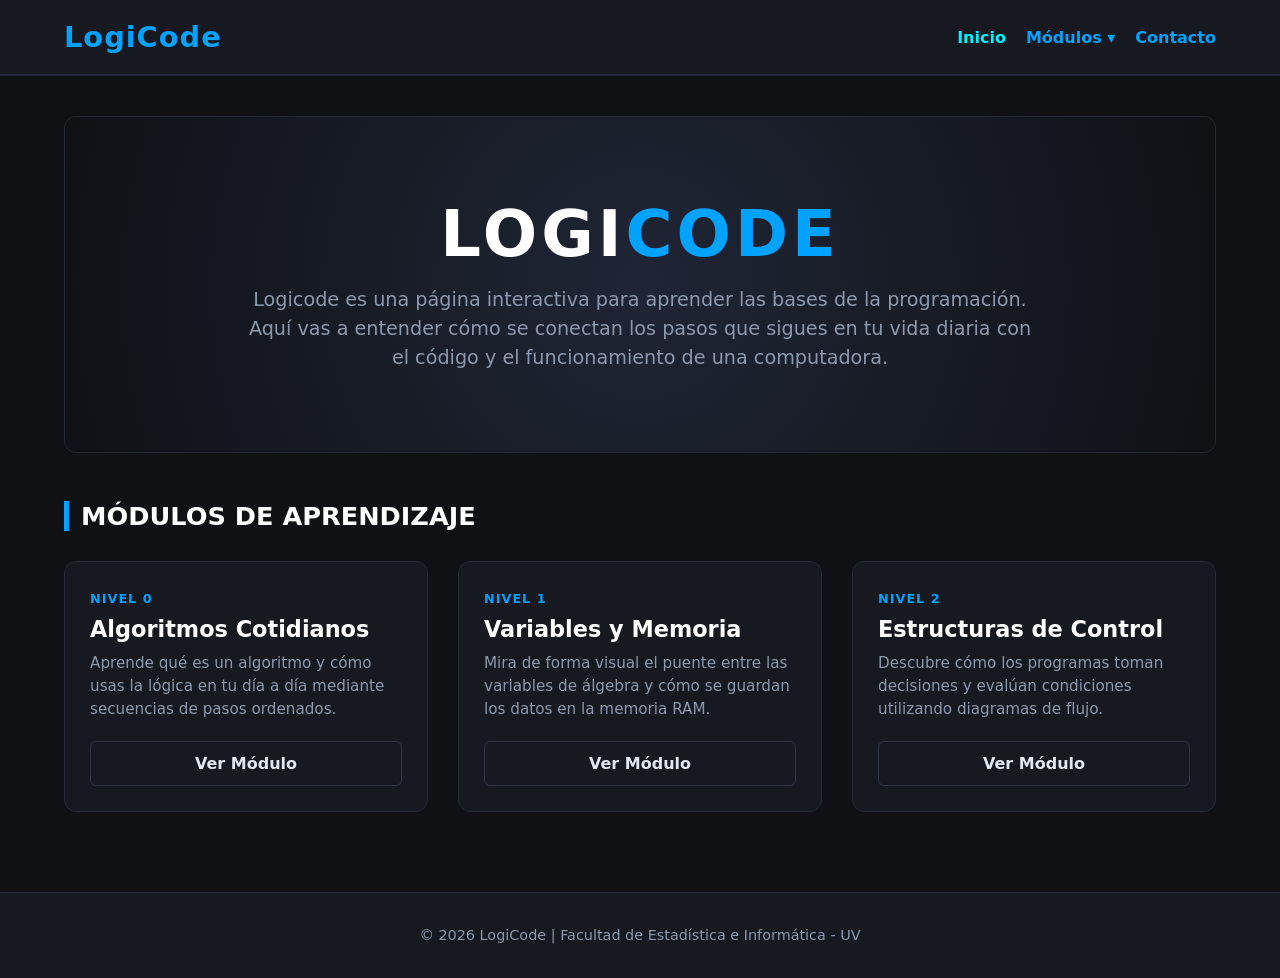
<file: index.html>
<!DOCTYPE html>
<html lang="es">
<head>
    <meta charset="UTF-8">
    <meta name="viewport" content="width=device-width, initial-scale=1.0">
    <title>LogiCode | Inicio</title>
    <link rel="stylesheet" href="style.css">
</head>
<body>

    <header>
        <nav class="navegacion">
            <a href="index.html" class="logo">LogiCode</a>
            <ul class="menu">
                <li><a href="index.html" class="activo">Inicio</a></li>
                <li class="desplegable">
                    <span class="desplegable-gatillo">Módulos ▾</span>
                    <div class="desplegable-contenido">
                        <a href="modulo0.html">Módulo 0: Algoritmos</a>
                        <a href="modulo1.html">Módulo 1: Variables</a>
                        <a href="modulo2.html">Módulo 2: Flujos</a>
                    </div>
                </li>
                <li><a href="contacto.html">Contacto</a></li>
            </ul>
        </nav>
    </header>

    <main>
        <section class="banner-bienvenida">
            <div class="banner-contenido">
                <h1>LOGI<span class="marca-resaltada">CODE</span></h1>
                <p>Logicode es una página interactiva para aprender las bases de la programación. Aquí vas a entender cómo se conectan los pasos que sigues en tu vida diaria con el código y el funcionamiento de una computadora.</p>
            </div>
        </section>

        <section class="seccion-contenido">
            <h2>Módulos de Aprendizaje</h2>
            <div class="cuadrice-modulos">
                
                <div class="tarjeta-modulo">
                    <div class="tarjeta-texto">
                        <span class="nivel-etiqueta">Nivel 0</span>
                        <h3>Algoritmos Cotidianos</h3>
                        <p>Aprende qué es un algoritmo y cómo usas la lógica en tu día a día mediante secuencias de pasos ordenados.</p>
                    </div>
                    <a href="modulo0.html" class="boton">Ver Módulo</a>
                </div>

                <div class="tarjeta-modulo">
                    <div class="tarjeta-texto">
                        <span class="nivel-etiqueta">Nivel 1</span>
                        <h3>Variables y Memoria</h3>
                        <p>Mira de forma visual el puente entre las variables de álgebra y cómo se guardan los datos en la memoria RAM.</p>
                    </div>
                    <a href="modulo1.html" class="boton">Ver Módulo</a>
                </div>

                <div class="tarjeta-modulo">
                    <div class="tarjeta-texto">
                        <span class="nivel-etiqueta">Nivel 2</span>
                        <h3>Estructuras de Control</h3>
                        <p>Descubre cómo los programas toman decisiones y evalúan condiciones utilizando diagramas de flujo.</p>
                    </div>
                    <a href="modulo2.html" class="boton">Ver Módulo</a>
                </div>

            </div>
        </section>
    </main>

    <footer>
        <p>© 2026 LogiCode | Facultad de Estadística e Informática - UV</p>
    </footer>

</body>
</html>
</file>
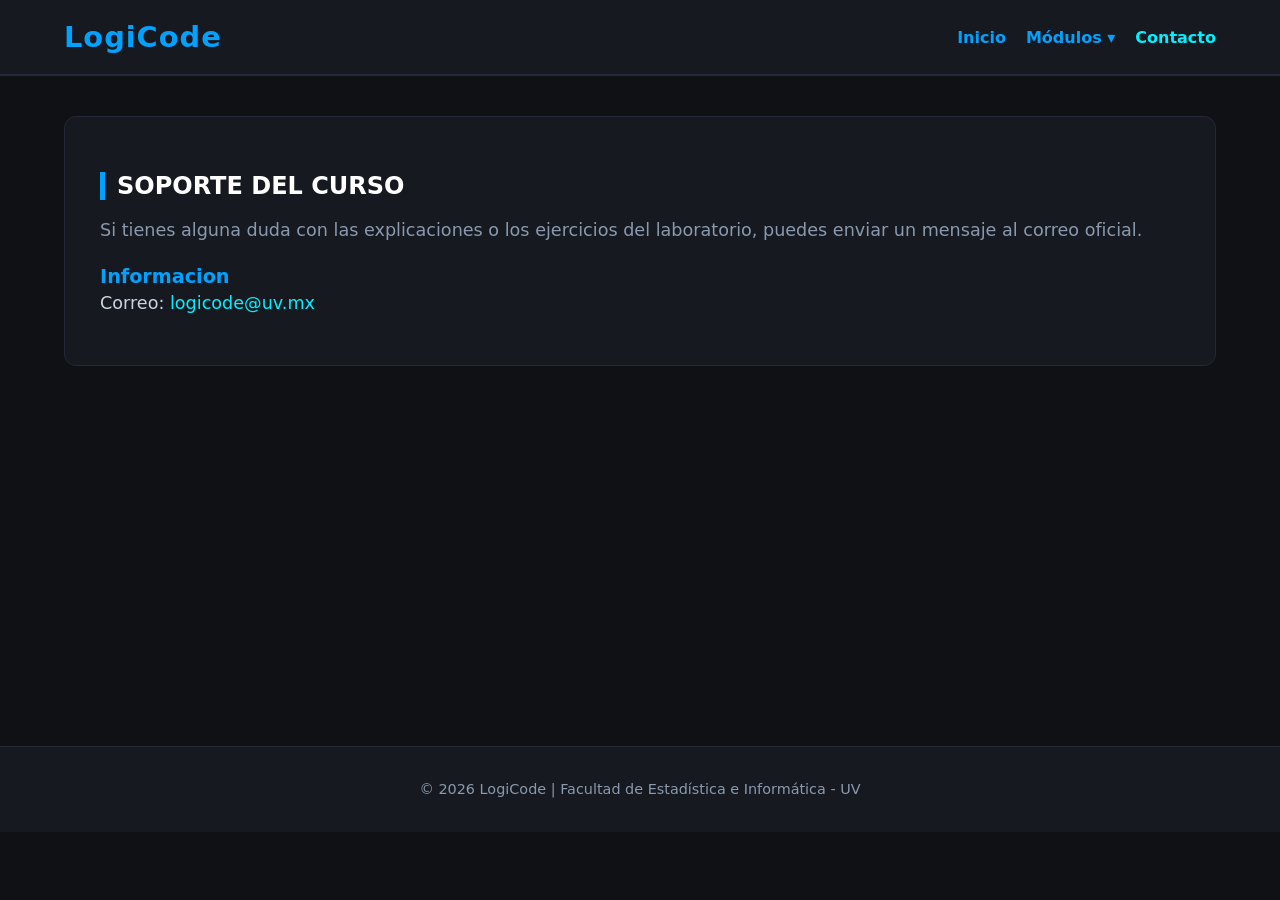
<file: contacto.html>
<!DOCTYPE html>
<html lang="es">
<head>
    <meta charset="UTF-8">
    <meta name="viewport" content="width=device-width, initial-scale=1.0">
    <title>LogiCode | Contacto</title>
    <link rel="stylesheet" href="style.css">
</head>
<body>

    <header>
        <nav class="navegacion">
            <a href="index.html" class="logo">LogiCode</a>
            <ul class="menu">
                <li><a href="index.html">Inicio</a></li>
                <li class="desplegable">
                    <span class="desplegable-gatillo">Módulos ▾</span>
                    <div class="desplegable-contenido">
                        <a href="modulo0.html">Módulo 0: Algoritmos</a>
                        <a href="modulo1.html">Módulo 1: Variables</a>
                        <a href="modulo2.html">Módulo 2: Flujos</a>
                    </div>
                </li>
                <li><a href="contacto.html" class="activo">Contacto</a></li>
            </ul>
        </nav>
    </header>

    <main>
        <div class="caja-contacto">
            <h2 style="border-left: 5px solid #00a2ff; padding-left: 12px; text-transform: uppercase; font-size: 1.5rem;">Soporte del Curso</h2>
            <p style="color: #8a99ad; margin-bottom: 25px;">Si tienes alguna duda con las explicaciones o los ejercicios del laboratorio, puedes enviar un mensaje al correo oficial.</p>
            
            <p style="font-size: 1.2rem; font-weight: bold; color: #00a2ff; margin: 0;">Informacion</p>
            <p style="color: #cbd5e1; margin-top: 5px;">Correo: <span style="color: #00f0ff;">logicode@uv.mx</span></p>
        </div>
    </main>

    <footer>
        <p>© 2026 LogiCode | Facultad de Estadística e Informática - UV</p>
    </footer>

</body>
</html>
</file>
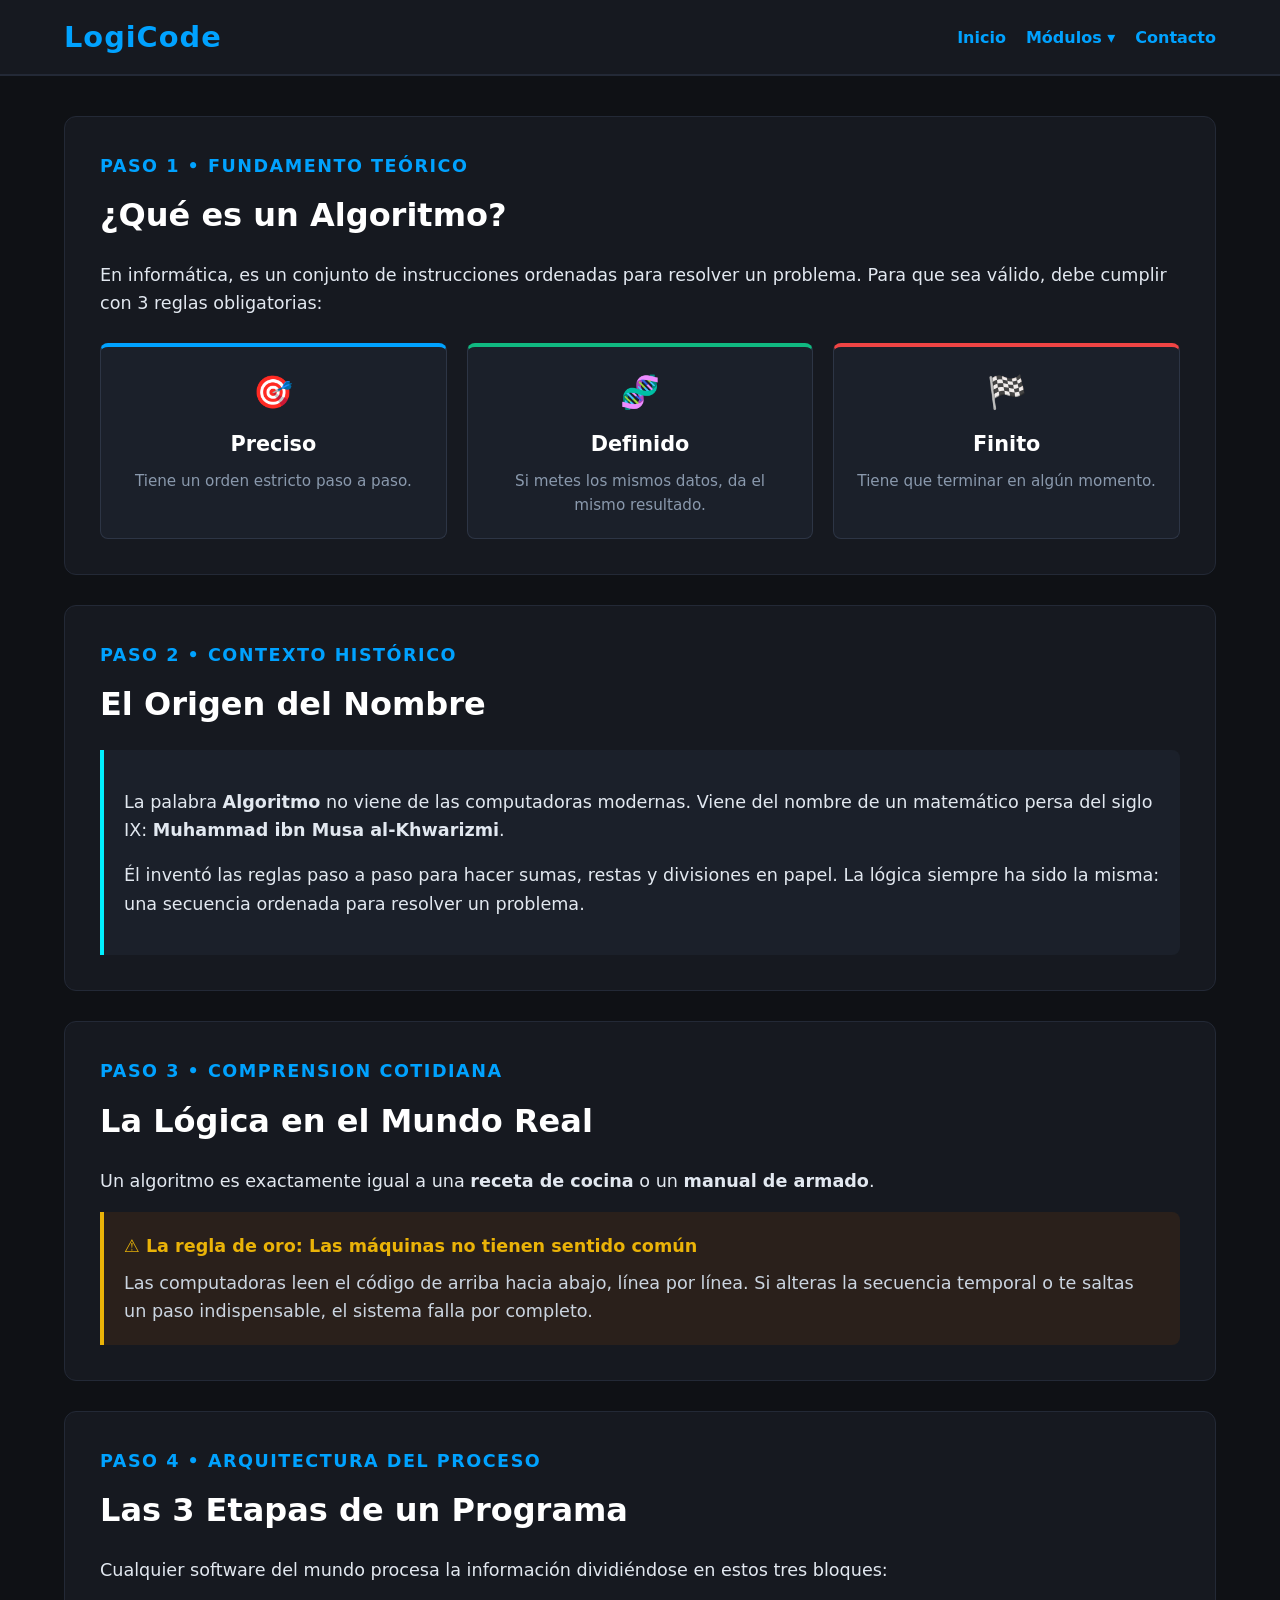
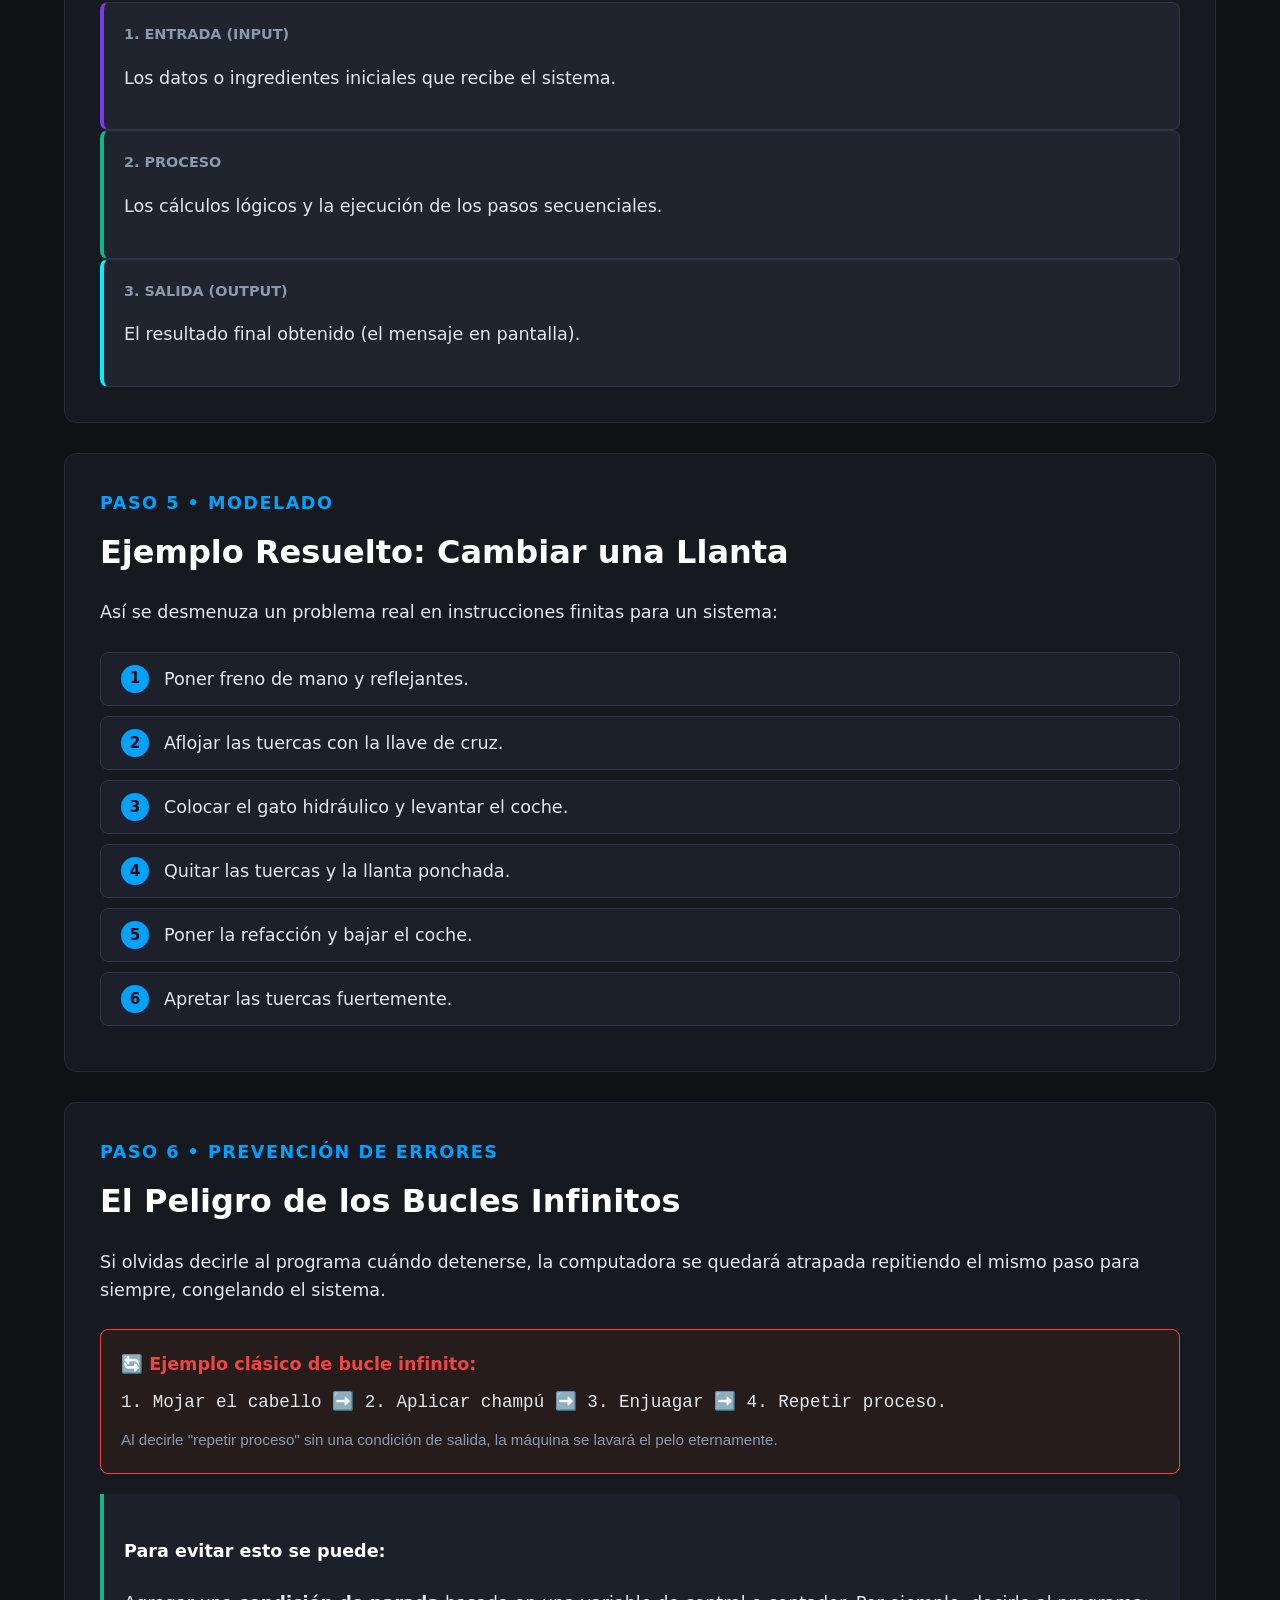
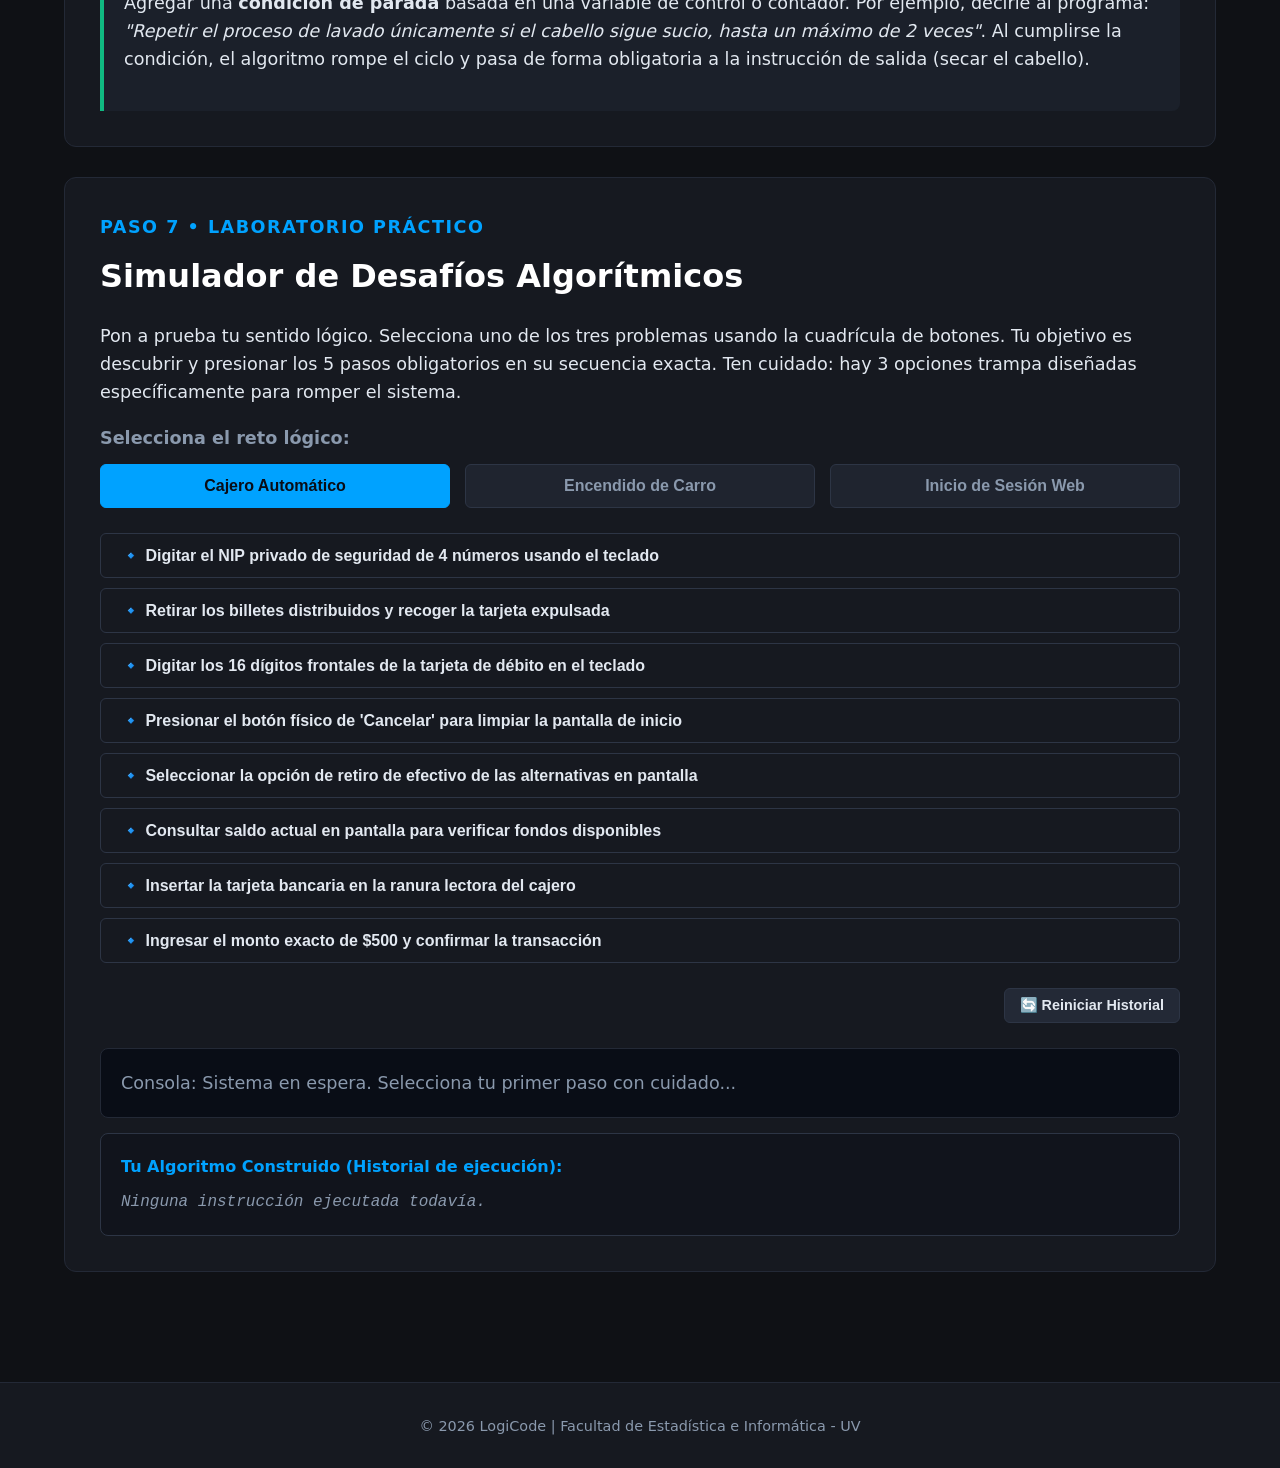
<file: modulo0.html>
<!DOCTYPE html>
<html lang="es">
<head>
    <meta charset="UTF-8">
    <meta name="viewport" content="width=device-width, initial-scale=1.0">
    <title>LogiCode | Módulo 0: Algoritmos</title>
    <link rel="stylesheet" href="style.css">
</head>
<body>

    <header>
        <nav class="navegacion">
            <a href="index.html" class="logo">LogiCode</a>
            <ul class="menu">
                <li><a href="index.html">Inicio</a></li>
                <li class="desplegable">
                    <span class="desplegable-gatillo">Módulos ▾</span>
                    <div class="desplegable-contenido">
                        <a href="modulo0.html">Módulo 0: Algoritmos</a>
                        <a href="modulo1.html">Módulo 1: Variables</a>
                        <a href="modulo2.html">Módulo 2: Flujos</a>
                    </div>
                </li>
                <li><a href="contacto.html">Contacto</a></li>
            </ul>
        </nav>
    </header>

    <main class="contenedor-clase">

        <section class="tarjeta-clase">
            <div class="encabezado-paso">PASO 1 • FUNDAMENTO TEÓRICO</div>
            <h2>¿Qué es un Algoritmo?</h2>
            <p>En informática, es un conjunto de instrucciones ordenadas para resolver un problema. Para que sea válido, debe cumplir con 3 reglas obligatorias:</p>
            
            <div class="contenedor-reglas">
                <div class="tarjeta-regla">
                    <span class="icono-regla">🎯</span>
                    <h4>Preciso</h4>
                    <p>Tiene un orden estricto paso a paso.</p>
                </div>
                <div class="tarjeta-regla" style="border-top-color: #10b981;">
                    <span class="icono-regla">🧬</span>
                    <h4>Definido</h4>
                    <p>Si metes los mismos datos, da el mismo resultado.</p>
                </div>
                <div class="tarjeta-regla" style="border-top-color: #ef4444;">
                    <span class="icono-regla">🏁</span>
                    <h4>Finito</h4>
                    <p>Tiene que terminar en algún momento.</p>
                </div>
            </div>
        </section>

        <section class="tarjeta-clase">
            <div class="encabezado-paso">PASO 2 • CONTEXTO HISTÓRICO</div>
            <h2>El Origen del Nombre</h2>
            <div class="bloque-didactico">
                <p>La palabra <strong>Algoritmo</strong> no viene de las computadoras modernas. Viene del nombre de un matemático persa del siglo IX: <strong>Muhammad ibn Musa al-Khwarizmi</strong>.</p>
                <p>Él inventó las reglas paso a paso para hacer sumas, restas y divisiones en papel. La lógica siempre ha sido la misma: una secuencia ordenada para resolver un problema.</p>
            </div>
        </section>

        <section class="tarjeta-clase">
            <div class="encabezado-paso">PASO 3 • COMPRENSION COTIDIANA</div>
            <h2>La Lógica en el Mundo Real</h2>
            <p>Un algoritmo es exactamente igual a una <strong>receta de cocina</strong> o un <strong>manual de armado</strong>.</p>
            
            <div class="bloque-alerta">
                <h4>⚠️ La regla de oro: Las máquinas no tienen sentido común</h4>
                <p>Las computadoras leen el código de arriba hacia abajo, línea por línea. Si alteras la secuencia temporal o te saltas un paso indispensable, el sistema falla por completo.</p>
            </div>
        </section>

        <section class="tarjeta-clase">
            <div class="encabezado-paso">PASO 4 • ARQUITECTURA DEL PROCESO</div>
            <h2>Las 3 Etapas de un Programa</h2>
            <p>Cualquier software del mundo procesa la información dividiéndose en estos tres bloques:</p>
            
            <div class="bloques-memoria">
                <div class="bloque-celda" style="border-left-color: #7c3aed;">
                    <h4>1. Entrada (Input)</h4>
                    <p>Los datos o ingredientes iniciales que recibe el sistema.</p>
                </div>
                <div class="bloque-celda" style="border-left-color: #10b981;">
                    <h4>2. Proceso</h4>
                    <p>Los cálculos lógicos y la ejecución de los pasos secuenciales.</p>
                </div>
                <div class="bloque-celda" style="border-left-color: #00f0ff;">
                    <h4>3. Salida (Output)</h4>
                    <p>El resultado final obtenido (el mensaje en pantalla).</p>
                </div>
            </div>
        </section>

        <section class="tarjeta-clase">
            <div class="encabezado-paso">PASO 5 • MODELADO</div>
            <h2>Ejemplo Resuelto: Cambiar una Llanta</h2>
            <p>Así se desmenuza un problema real en instrucciones finitas para un sistema:</p>
            
            <ul class="lista-pasos-visual">
                <li><span class="numero-lista">1</span> Poner freno de mano y reflejantes.</li>
                <li><span class="numero-lista">2</span> Aflojar las tuercas con la llave de cruz.</li>
                <li><span class="numero-lista">3</span> Colocar el gato hidráulico y levantar el coche.</li>
                <li><span class="numero-lista">4</span> Quitar las tuercas y la llanta ponchada.</li>
                <li><span class="numero-lista">5</span> Poner la refacción y bajar el coche.</li>
                <li><span class="numero-lista">6</span> Apretar las tuercas fuertemente.</li>
            </ul>
        </section>

        <section class="tarjeta-clase">
            <div class="encabezado-paso">PASO 6 • PREVENCIÓN DE ERRORES</div>
            <h2>El Peligro de los Bucles Infinitos</h2>
            <p>Si olvidas decirle al programa cuándo detenerse, la computadora se quedará atrapada repitiendo el mismo paso para siempre, congelando el sistema.</p>
            
            <div class="caja-error-bucle">
                <h4>🔄 Ejemplo clásico de bucle infinito:</h4>
                <p>1. Mojar el cabello ➡️ 2. Aplicar champú ➡️ 3. Enjuagar ➡️ 4. Repetir proceso.</p>
                <p class="nota-error">Al decirle "repetir proceso" sin una condición de salida, la máquina se lavará el pelo eternamente.</p>
            </div>

            <div class="bloque-didactico" style="border-left-color: #10b981; margin-top: 20px;">
                <h4>Para evitar esto se puede:</h4>
                <p>Agregar una <strong>condición de parada</strong> basada en una variable de control o contador. Por ejemplo, decirle al programa: <em>"Repetir el proceso de lavado únicamente si el cabello sigue sucio, hasta un máximo de 2 veces"</em>. Al cumplirse la condición, el algoritmo rompe el ciclo y pasa de forma obligatoria a la instrucción de salida (secar el cabello).</p>
            </div>
        </section>

        <section class="tarjeta-clase">
            <div class="encabezado-paso">PASO 7 • LABORATORIO PRÁCTICO</div>
            <h2>Simulador de Desafíos Algorítmicos</h2>
            <p>Pon a prueba tu sentido lógico. Selecciona uno de los tres problemas usando la cuadrícula de botones. Tu objetivo es descubrir y presionar los 5 pasos obligatorios en su secuencia exacta. Ten cuidado: hay 3 opciones trampa diseñadas específicamente para romper el sistema.</p>
            
            <div style="margin-bottom: 25px;">
                <label style="color: #8a99ad; font-weight: bold; display: block; margin-bottom: 12px;">Selecciona el reto lógico:</label>
                <div class="cuadricula-retos">
                    <button id="selector-cajero" class="btn-reto activo">Cajero Automático</button>
                    <button id="selector-carro" class="btn-reto">Encendido de Carro</button>
                    <button id="selector-red" class="btn-reto">Inicio de Sesión Web</button>
                </div>
            </div>

            <div class="controles-algoritmo" style="flex-direction: column; gap: 10px;">
                <button id="btn-instruccion1" class="btn-paso" style="text-align: left;"></button>
                <button id="btn-instruccion2" class="btn-paso" style="text-align: left;"></button>
                <button id="btn-instruccion3" class="btn-paso" style="text-align: left;"></button>
                <button id="btn-instruccion4" class="btn-paso" style="text-align: left;"></button>
                <button id="btn-instruccion5" class="btn-paso" style="text-align: left;"></button>
                <button id="btn-instruccion6" class="btn-paso" style="text-align: left;"></button>
                <button id="btn-instruccion7" class="btn-paso" style="text-align: left;"></button>
                <button id="btn-instruccion8" class="btn-paso" style="text-align: left;"></button>
            </div>

            <div style="margin-top: 15px; text-align: right;">
                <button id="btn-reiniciar" style="width: auto; background-color: #232936; font-size: 0.9rem; padding: 8px 15px;">🔄 Reiniciar Historial</button>
            </div>

            <div class="consola-resultado" id="salida-consola">
                <p style="color: #8a99ad; margin: 0;">Consola: Sistema inicializado. Determina la secuencia correcta de instrucciones...</p>
            </div>

            <div class="consola-resultado" style="border-color: #2d3545; background-color: #11141c; margin-top: 15px;">
                <h4 style="margin: 0 0 10px 0; color: #00a2ff; font-size: 1rem;">Tu Algoritmo Construido (Historial de ejecución):</h4>
                <div id="registro-camino" style="font-family: monospace; color: #8a99ad; font-size: 1rem; line-height: 1.6;">
                    <em>Ninguna instrucción ejecutada todavía.</em>
                </div>
            </div>
        </section>

    </main>

    <footer>
        <p>© 2026 LogiCode | Facultad de Estadística e Informática - UV</p>
    </footer>

    <script src="modulo0.js"></script>
</body>
</html>
</file>
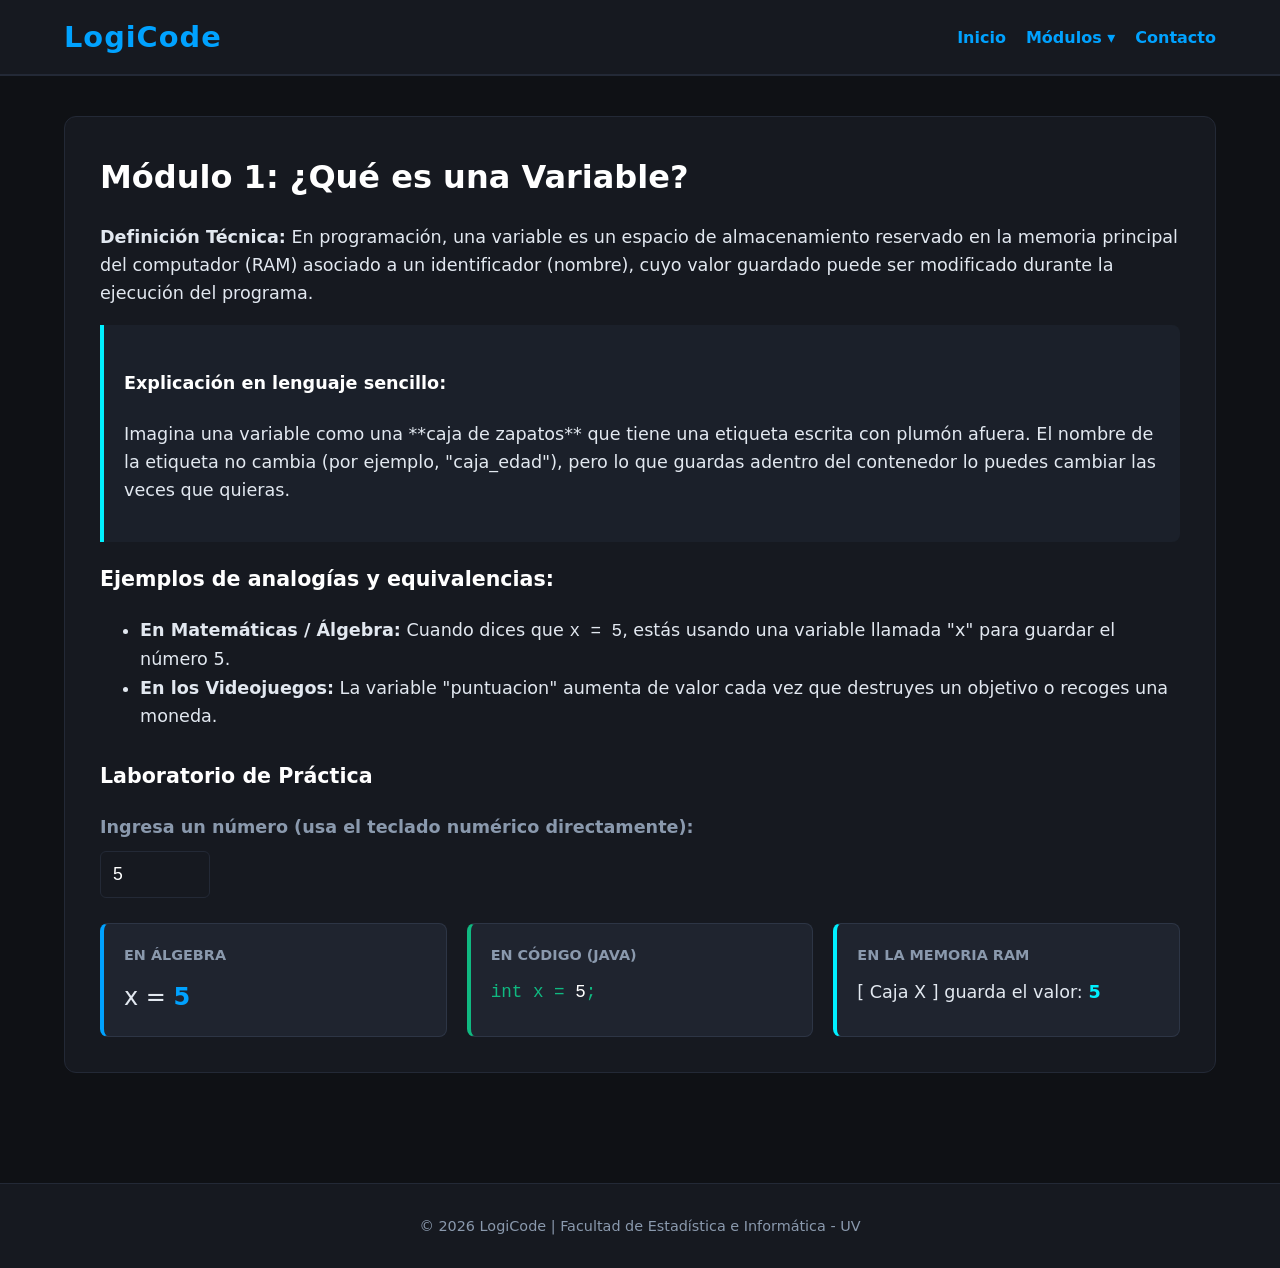
<file: modulo1.html>
<!DOCTYPE html>
<html lang="es">
<head>
    <meta charset="UTF-8">
    <meta name="viewport" content="width=device-width, initial-scale=1.0">
    <title>LogiCode | Módulo 1</title>
    <link rel="stylesheet" href="style.css">
</head>
<body>

    <header>
        <nav class="navegacion">
            <a href="index.html" class="logo">LogiCode</a>
            <ul class="menu">
                <li><a href="index.html">Inicio</a></li>
                <li class="desplegable">
                    <span class="desplegable-gatillo">Módulos ▾</span>
                    <div class="desplegable-contenido">
                        <a href="modulo0.html">Módulo 0: Algoritmos</a>
                        <a href="modulo1.html">Módulo 1: Variables</a>
                        <a href="modulo2.html">Módulo 2: Flujos</a>
                    </div>
                </li>
                <li><a href="contacto.html">Contacto</a></li>
            </ul>
        </nav>
    </header>

    <main>
        <div class="tarjeta-clase">
            <h2>Módulo 1: ¿Qué es una Variable?</h2>
            
            <p><strong>Definición Técnica:</strong> En programación, una variable es un espacio de almacenamiento reservado en la memoria principal del computador (RAM) asociado a un identificador (nombre), cuyo valor guardado puede ser modificado durante la ejecución del programa.</p>
            
            <div class="bloque-didactico">
                <h4>Explicación en lenguaje sencillo:</h4>
                <p>Imagina una variable como una **caja de zapatos** que tiene una etiqueta escrita con plumón afuera. El nombre de la etiqueta no cambia (por ejemplo, "caja_edad"), pero lo que guardas adentro del contenedor lo puedes cambiar las veces que quieras.</p>
            </div>

            <h3>Ejemplos de analogías y equivalencias:</h3>
            <ul class="lista-ejemplos">
                <li><strong>En Matemáticas / Álgebra:</strong> Cuando dices que <pre style="display:inline;">x = 5</pre>, estás usando una variable llamada "x" para guardar el número 5.</li>
                <li><strong>En los Videojuegos:</strong> La variable "puntuacion" aumenta de valor cada vez que destruyes un objetivo o recoges una moneda.</li>
            </ul>

            <h3 style="margin-top: 30px;">Laboratorio de Práctica</h3>
            <div style="margin: 20px 0;">
                <label style="color: #8a99ad; font-weight: bold; display: block; margin-bottom: 10px;">Ingresa un número (usa el teclado numérico directamente):</label>
                <input type="number" id="numero-ingresado" value="5" oninput="cambiarValor()">
            </div>

            <div class="contenedor-memoria">
                <div class="bloque-celda">
                    <h4>En Álgebra</h4>
                    <p style="font-size: 1.5rem; margin: 0;">x = <span id="ver-algebra" style="color: #00a2ff; font-weight: bold;">5</span></p>
                </div>
                <div class="bloque-celda" style="border-left-color: #10b981;">
                    <h4>En Código (Java)</h4>
                    <p style="font-size: 1.1rem; margin: 0; font-family: monospace; color: #10b981;">int x = <span id="ver-java" style="color: #fff;">5</span>;</p>
                </div>
                <div class="bloque-celda" style="border-left-color: #00f0ff;">
                    <h4>En la Memoria RAM</h4>
                    <p style="margin: 0; font-size: 1.1rem;">[ Caja X ] guarda el valor: <span id="ver-ram" style="color: #00f0ff; font-weight: bold;">5</span></p>
                </div>
            </div>
        </div>
    </main>

    <footer>
        <p>© 2026 LogiCode | Facultad de Estadística e Informática - UV</p>
    </footer>

    <script src="modulo1.js"></script>
</body>
</html>
</file>
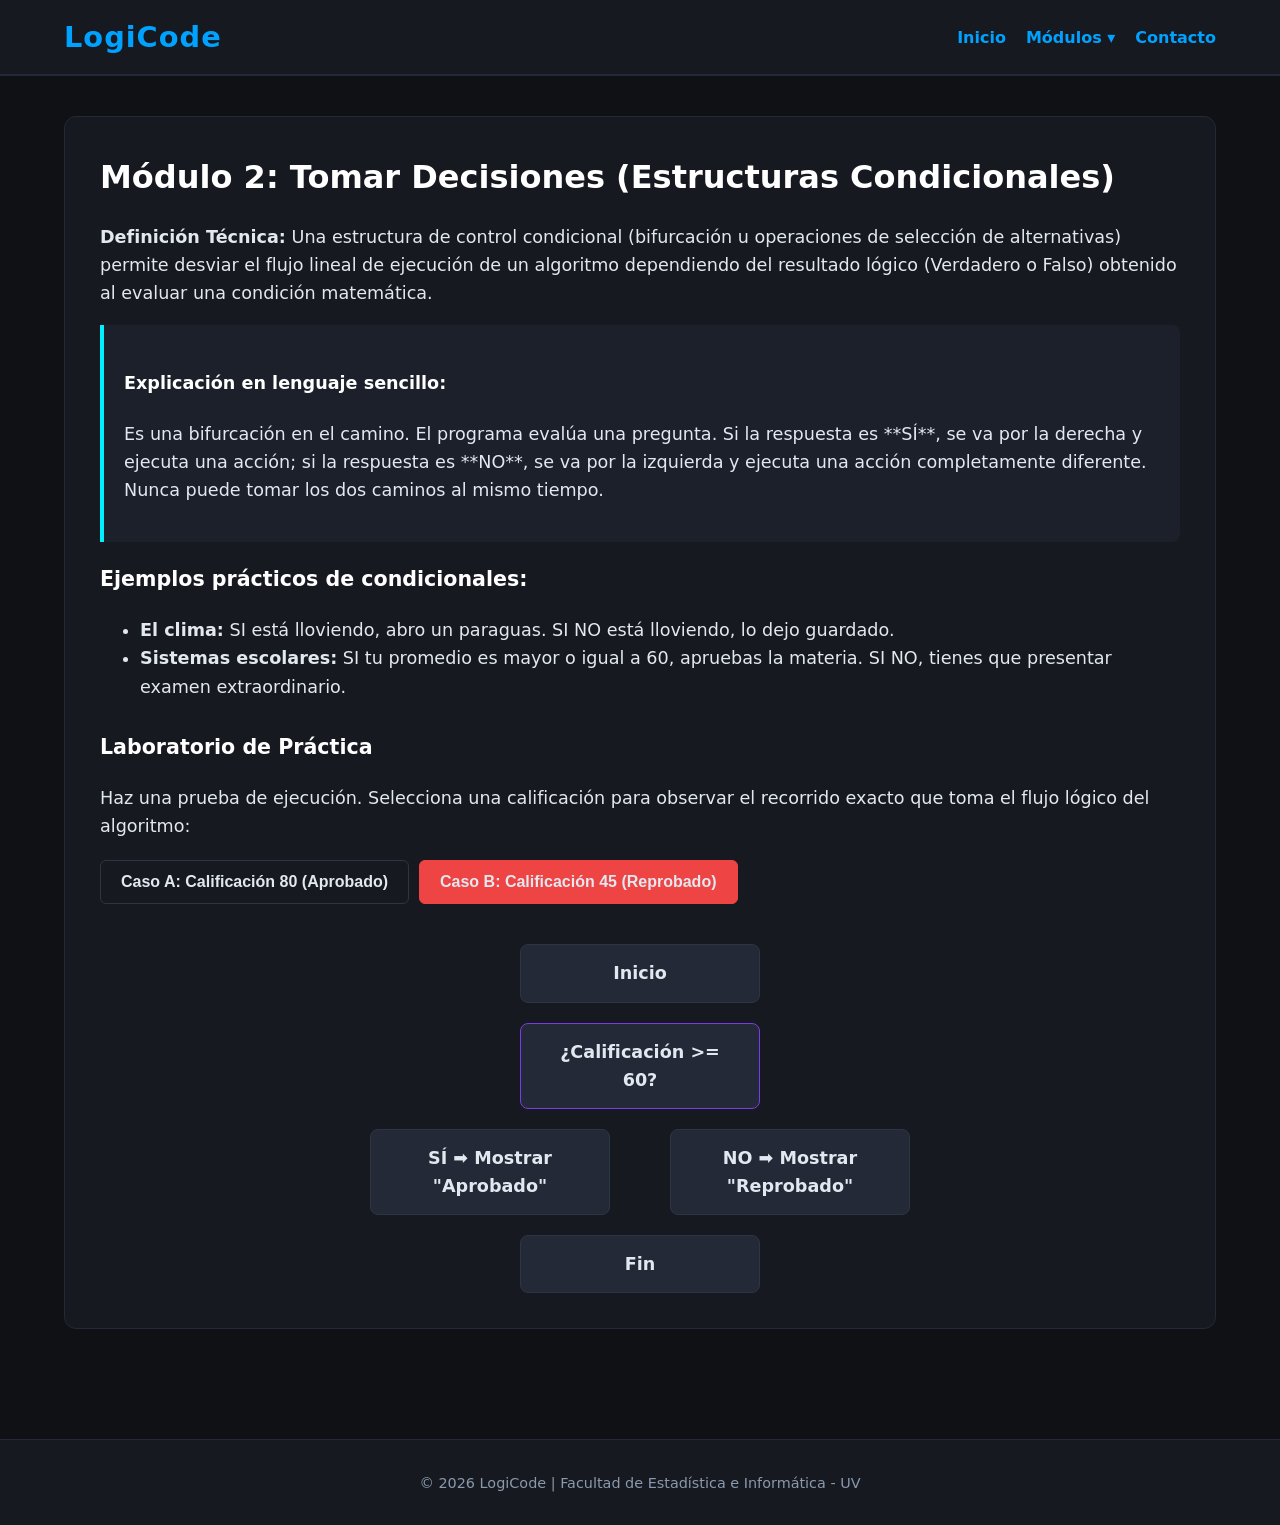
<file: modulo2.html>
<!DOCTYPE html>
<html lang="es">
<head>
    <meta charset="UTF-8">
    <meta name="viewport" content="width=device-width, initial-scale=1.0">
    <title>LogiCode | Módulo 2</title>
    <link rel="stylesheet" href="style.css">
</head>
<body>

    <header>
        <nav class="navegacion">
            <a href="index.html" class="logo">LogiCode</a>
            <ul class="menu">
                <li><a href="index.html">Inicio</a></li>
                <li class="desplegable">
                    <span class="desplegable-gatillo">Módulos ▾</span>
                    <div class="desplegable-contenido">
                        <a href="modulo0.html">Módulo 0: Algoritmos</a>
                        <a href="modulo1.html">Módulo 1: Variables</a>
                        <a href="modulo2.html">Módulo 2: Flujos</a>
                    </div>
                </li>
                <li><a href="contacto.html">Contacto</a></li>
            </ul>
        </nav>
    </header>

    <main>
        <div class="tarjeta-clase">
            <h2>Módulo 2: Tomar Decisiones (Estructuras Condicionales)</h2>
            
            <p><strong>Definición Técnica:</strong> Una estructura de control condicional (bifurcación u operaciones de selección de alternativas) permite desviar el flujo lineal de ejecución de un algoritmo dependiendo del resultado lógico (Verdadero o Falso) obtenido al evaluar una condición matemática.</p>
            
            <div class="bloque-didactico">
                <h4>Explicación en lenguaje sencillo:</h4>
                <p>Es una bifurcación en el camino. El programa evalúa una pregunta. Si la respuesta es **SÍ**, se va por la derecha y ejecuta una acción; si la respuesta es **NO**, se va por la izquierda y ejecuta una acción completamente diferente. Nunca puede tomar los dos caminos al mismo tiempo.</p>
            </div>

            <h3>Ejemplos prácticos de condicionales:</h3>
            <ul class="lista-ejemplos">
                <li><strong>El clima:</strong> SI está lloviendo, abro un paraguas. SI NO está lloviendo, lo dejo guardado.</li>
                <li><strong>Sistemas escolares:</strong> SI tu promedio es mayor o igual a 60, apruebas la materia. SI NO, tienes que presentar examen extraordinario.</li>
            </ul>

            <h3 style="margin-top: 30px;">Laboratorio de Práctica</h3>
            <p>Haz una prueba de ejecución. Selecciona una calificación para observar el recorrido exacto que toma el flujo lógico del algoritmo:</p>
            
            <div class="controles-flujo">
                <button onclick="moverFlujo(80)" style="width: auto;">Caso A: Calificación 80 (Aprobado)</button>
                <button onclick="moverFlujo(45)" style="width: auto; background-color: #ef4444; border-color: #ef4444;">Caso B: Calificación 45 (Reprobado)</button>
            </div>

            <div class="contenedor-diagrama">
                <div class="nodo-bloque" id="bloque-inicio">Inicio</div>
                <div class="nodo-bloque" id="bloque-pregunta" style="border-color: #7c3aed;">¿Calificación >= 60?</div>
                
                <div class="bifurcacion-caminos">
                    <div class="nodo-bloque" id="bloque-si">SÍ ➡️ Mostrar "Aprobado"</div>
                    <div class="nodo-bloque" id="bloque-no">NO ➡️ Mostrar "Reprobado"</div>
                </div>
                
                <div class="nodo-bloque" id="bloque-fin">Fin</div>
            </div>
        </div>
    </main>

    <footer>
        <p>© 2026 LogiCode | Facultad de Estadística e Informática - UV</p>
    </footer>

    <script src="modulo2.js"></script>
</body>
</html>
</file>
<file: style.css>
/* ==========================================================================
   1. SECCIÓN GENERAL (Aplica para todo el sitio, menús y adaptabilidad)
   ========================================================================== */
* {
    box-sizing: border-box;
    transition: all 0.2s ease-in-out; 
}

body {
    background-color: #0f1115;
    color: #e2e8f0;
    font-size: 1.1rem;
    font-family: system-ui, -apple-system, sans-serif;
    margin: 0;
    padding: 0;
}

header {
    background-color: #161920;
    padding: 1.25rem 0;
    border-bottom: 2px solid #232936;
}

main {
    padding: 2.5rem 5%;
    max-width: 1440px;
    margin: 0 auto;
    min-height: 70vh;
}

h1, h2, h3, h4 {
    color: #ffffff;
}

.navegacion {
    max-width: 1440px;
    margin: 0 auto;
    display: flex;
    justify-content: space-between;
    align-items: center;
    padding: 0 5%;
}

.logo {
    color: #00a2ff;
    font-size: 1.8rem;
    font-weight: bold;
    text-decoration: none;
    letter-spacing: 1px;
}

.menu {
    list-style: none;
    display: flex;
    margin: 0;
    padding: 0;
    align-items: center;
}

.menu li {
    margin-left: 20px;
    position: relative;
    padding-bottom: 15px; 
    margin-bottom: -15px;
}

.menu a, .desplegable-gatillo {
    color: #00a2ff;
    text-decoration: none;
    font-weight: 600;
    font-size: 1rem;
    cursor: pointer;
}

.menu a:hover, .menu a.activo, .desplegable-gatillo:hover {
    color: #00f0ff;
}

.desplegable {
    position: relative;
    display: inline-block;
}

.desplegable-contenido {
    display: none;
    position: absolute;
    background-color: #161920;
    min-width: 220px;
    border: 1px solid #232936;
    border-radius: 8px;
    z-index: 100;
    top: 100%;
    left: 0;
    overflow: hidden;
    box-shadow: 0 4px 12px rgba(0, 0, 0, 0.5);
}

.desplegable-contenido a {
    color: #8a99ad;
    padding: 12px 16px;
    text-decoration: none;
    display: block;
    font-size: 0.95rem;
    margin: 0;
}

.desplegable-contenido a:hover {
    background-color: #1b202a;
    color: #00f0ff;
}

.desplegable:hover .desplegable-contenido {
    display: block;
}

button, .boton {
    background-color: transparent;
    color: #e2e8f0;
    border: 1px solid #2d3545;
    padding: 12px 20px;
    font-size: 1rem;
    font-weight: bold;
    border-radius: 6px;
    cursor: pointer;
    width: 100%;
    text-decoration: none;
    display: inline-block;
    text-align: center;
}

button:hover, .boton:hover {
    background-color: #00a2ff;
    color: #090d16;
    border-color: #00a2ff;
}

input[type="number"] {
    background-color: #161920;
    border: 1px solid #232936;
    color: #ffffff;
    padding: 12px;
    border-radius: 6px;
    font-size: 1.1rem;
    width: 110px;
    -moz-appearance: textfield;
}

input[type="number"]::-webkit-outer-spin-button,
input[type="number"]::-webkit-inner-spin-button {
    -webkit-appearance: none;
    margin: 0;
}

input[type="number"]:focus {
    outline: none;
    border-color: #00a2ff;
}

footer {
    background-color: #161920;
    text-align: center;
    padding: 20px 0;
    border-top: 1px solid #232936;
    margin-top: 40px;
    color: #8a99ad;
    font-size: 0.9rem;
}

/* ==========================================================================
   2. SECCIÓN DE INICIO (Estilos para index.html)
   ========================================================================== */
.banner-bienvenida {
    text-align: center;
    background: radial-gradient(circle at center, #1f2535 0%, #0f1115 100%);
    padding: 5rem 1.25rem;
    border-radius: 12px;
    border: 1px solid #232936;
    margin-bottom: 3rem;
}

.banner-contenido h1 {
    font-size: clamp(2.5rem, 6vw, 4rem);
    font-weight: 900;
    margin: 0;
    letter-spacing: 4px;
}

.marca-resaltada {
    color: #00a2ff;
}

.banner-contenido p {
    color: #8a99ad;
    max-width: 800px;
    margin: 15px auto 0 auto;
    font-size: clamp(1rem, 2vw, 1.2rem);
    line-height: 1.5;
}

.seccion-contenido h2 {
    border-left: 5px solid #00a2ff;
    padding-left: 12px;
    margin-bottom: 30px;
    text-transform: uppercase;
    font-size: 1.6rem;
}

.cuadrice-modulos {
    display: grid;
    grid-template-columns: repeat(auto-fit, minmax(280px, 1fr));
    gap: 30px;
}

.tarjeta-modulo {
    background-color: #161920;
    border: 1px solid #232936;
    border-radius: 12px;
    padding: 25px;
    display: flex;
    flex-direction: column;
    justify-content: space-between;
}

.tarjeta-modulo:hover {
    border-color: #00a2ff;
}

.nivel-etiqueta {
    color: #00a2ff;
    font-size: 0.8rem;
    font-weight: bold;
    text-transform: uppercase;
    letter-spacing: 1px;
    margin-bottom: 5px;
    display: inline-block;
}

.tarjeta-modulo h3 {
    margin: 5px 0 10px 0;
    font-size: 1.4rem;
}

.tarjeta-modulo p {
    color: #8a99ad;
    font-size: 0.95rem;
    line-height: 1.5;
    margin: 0 0 20px 0;
}

/* ==========================================================================
   3. SECCIÓN DE CLASES INTERIORES (ESTILOS VISUALES MEJORADOS)
   ========================================================================== */
.tarjeta-clase {
    background-color: #161920;
    border: 1px solid #232936;
    padding: 35px;
    border-radius: 12px;
    line-height: 1.6;
    width: 100%;
    margin-bottom: 30px;
}

/* DISEÑO CORREGIDO DEL PASO / TÍTULO DE LA TARJETA */
.encabezado-paso {
    color: #00a2ff;
    font-weight: 800;
    font-size: 1.1rem;
    letter-spacing: 1.5px;
    margin-bottom: 10px;
}

.tarjeta-clase h2 {
    margin-top: 0;
    font-size: 2rem;
    margin-bottom: 20px;
}

/* CUADRÍCULA DE REGLAS DEL PASO 1 */
.contenedor-reglas {
    display: grid;
    grid-template-columns: repeat(auto-fit, minmax(200px, 1fr));
    gap: 20px;
    margin-top: 25px;
}

.tarjeta-regla {
    background-color: #1b202a;
    border: 1px solid #2d3545;
    border-top: 4px solid #00a2ff;
    padding: 20px;
    border-radius: 8px;
    text-align: center;
}

.icono-regla {
    font-size: 2rem;
    display: block;
    margin-bottom: 10px;
}

.tarjeta-regla h4 {
    margin: 0 0 8px 0;
    font-size: 1.3rem;
}

.tarjeta-regla p {
    margin: 0;
    font-size: 0.95rem;
    color: #8a99ad;
}

/* BLOQUES DIDÁCTICOS RESALTADOS */
.bloque-didactico {
    background-color: #1b202a;
    border-left: 4px solid #00f0ff;
    padding: 20px;
    border-radius: 0 8px 8px 0;
}

.bloque-alerta {
    background-color: #2a201b;
    border-left: 4px solid #eab308;
    padding: 20px;
    border-radius: 0 8px 8px 0;
}
.bloque-alerta h4 { color: #eab308; margin: 0 0 8px 0; }
.bloque-alerta p { margin: 0; color: #cbd5e1; }

/* LISTA NUMERADA VISUAL (PASO 5) */
.lista-pasos-visual {
    list-style: none;
    padding: 0;
    margin: 25px 0 0 0;
}

.lista-pasos-visual li {
    display: flex;
    align-items: center;
    background-color: #1b202a;
    padding: 12px 20px;
    margin-bottom: 10px;
    border-radius: 8px;
    border: 1px solid #2d3545;
}

.numero-lista {
    background-color: #00a2ff;
    color: #090d16;
    font-weight: bold;
    width: 28px;
    height: 28px;
    border-radius: 50%;
    display: flex;
    justify-content: center;
    align-items: center;
    margin-right: 15px;
    font-size: 0.95rem;
    flex-shrink: 0;
}

/* BLOQUE DE BUCLE INFINITO (PASO 6) */
.caja-error-bucle {
    background-color: #271c1c;
    border: 1px solid #ef4444;
    padding: 20px;
    border-radius: 8px;
    margin-top: 25px;
}
.caja-error-bucle h4 { color: #ef4444; margin: 0 0 10px 0; }
.caja-error-bucle p { font-family: monospace; font-size: 1.1rem; margin: 0; }
.nota-error { color: #8a99ad; font-family: sans-serif !important; font-size: 0.95rem !important; margin-top: 12px !important; }

/* PLATAFORMA DE LABORATORIO */
.controles-algoritmo {
    margin: 25px 0; 
    display: flex; 
    gap: 15px;
}
.btn-paso { width: auto !important; }
.btn-paso-rojo { background-color: #ef4444 !important; border-color: #ef4444 !important; color: #ffffff !important; }
.btn-paso-rojo:hover { background-color: #b91c1c !important; border-color: #b91c1c !important; }

.consola-resultado {
    background-color: #090d16;
    border: 1px solid #232936;
    padding: 20px;
    border-radius: 8px;
    margin-top: 25px;
}

/* Estilos específicos Módulo 1 (Variables) */
.contenedor-memoria {
    display: grid;
    grid-template-columns: repeat(auto-fit, minmax(220px, 1fr));
    gap: 20px;
    margin-top: 25px;
}

.bloque-celda {
    background-color: #1f242f;
    border: 1px solid #2d3545;
    padding: 20px;
    border-radius: 8px;
    border-left: 4px solid #00a2ff;
}

.bloque-celda h4 {
    margin: 0 0 10px 0;
    color: #8a99ad;
    font-size: 0.9rem;
    text-transform: uppercase;
}

/* Estilos específicos Módulo 2 (Diagramas) */
.controles-flujo { margin: 20px 0; display: flex; gap: 10px; }
.contenedor-diagrama { display: flex; flex-direction: column; align-items: center; gap: 20px; margin-top: 40px; width: 100%; }
.nodo-bloque { background-color: #232936; border: 1px solid #2d3545; padding: 14px 25px; border-radius: 8px; font-weight: bold; text-align: center; width: 240px; }
.bifurcacion-caminos { display: flex; justify-content: center; gap: 60px; width: 100%; max-width: 700px; }

.camino-activo { background-color: #10b981 !important; color: #090d16 !important; border-color: #10b981 !important; }
.camino-falso { background-color: #ef4444 !important; color: #ffffff !important; border-color: #ef4444 !important; }

/* DISEÑO DE LA NUEVA CUADRÍCULA DE BOTONES SELECTORES DE RETO */
.cuadricula-retos {
    display: grid;
    grid-template-columns: repeat(3, 1fr);
    gap: 15px;
    width: 100%;
}

.btn-reto {
    background-color: #1f242f;
    color: #8a99ad;
    border: 1px solid #2d3545;
    padding: 12px;
    font-size: 1rem;
    font-weight: bold;
    border-radius: 6px;
    cursor: pointer;
    transition: all 0.2s;
    text-align: center;
}

.btn-reto:hover {
    border-color: #00a2ff;
    color: #ffffff;
}

/* Estado activo cuando el alumno se encuentra dentro de ese reto específico */
.btn-reto.activo {
    background-color: #00a2ff !important;
    border-color: #00a2ff !important;
    color: #090d16 !important;
}

@media (max-width: 600px) {
    .cuadricula-retos {
        grid-template-columns: 1fr; /* En pantallas de celulares se apilan verticalmente */
        gap: 10px;
    }
}

/* COMPORTAMIENTO DE LOS BOTONES AL SER PRESIONADOS EN EL LAB */
.btn-paso.ejecutado {
    background-color: #12151c !important;
    border-color: #232936 !important;
    color: #4b5563 !important; /* Texto gris tenue apagado */
    cursor: not-allowed !important;
    opacity: 0.6;
    box-shadow: none !important;
}

/* Evita que haga efectos visuales de hover si el botón ya está bloqueado */
.btn-paso.ejecutado:hover {
    border-color: #232936 !important;
    background-color: #12151c !important;
}

/* ==========================================================================
   4. SECCIÓN DE CONTACTO
   ========================================================================== */
.caja-contacto {
    background-color: #161920;
    border: 1px solid #232936;
    border-radius: 12px;
    padding: 35px;
    width: 100%;
}

/* ==========================================================================
   5. MEDIDAS DE ADAPTACIÓN
   ========================================================================== */
@media (max-width: 768px) {
    .navegacion { flex-direction: column; gap: 15px; }
    .menu { flex-wrap: wrap; justify-content: center; gap: 10px; }
    .menu li { margin-left: 0; margin: 0 5px; }
    .banner-bienvenida { padding: 3rem 1rem; }
    .bifurcacion-caminos { flex-direction: column; align-items: center; gap: 20px; }
    .controles-algoritmo { flex-direction: column; gap: 10px; }
    .btn-paso { width: 100% !important; }
}
</file>
